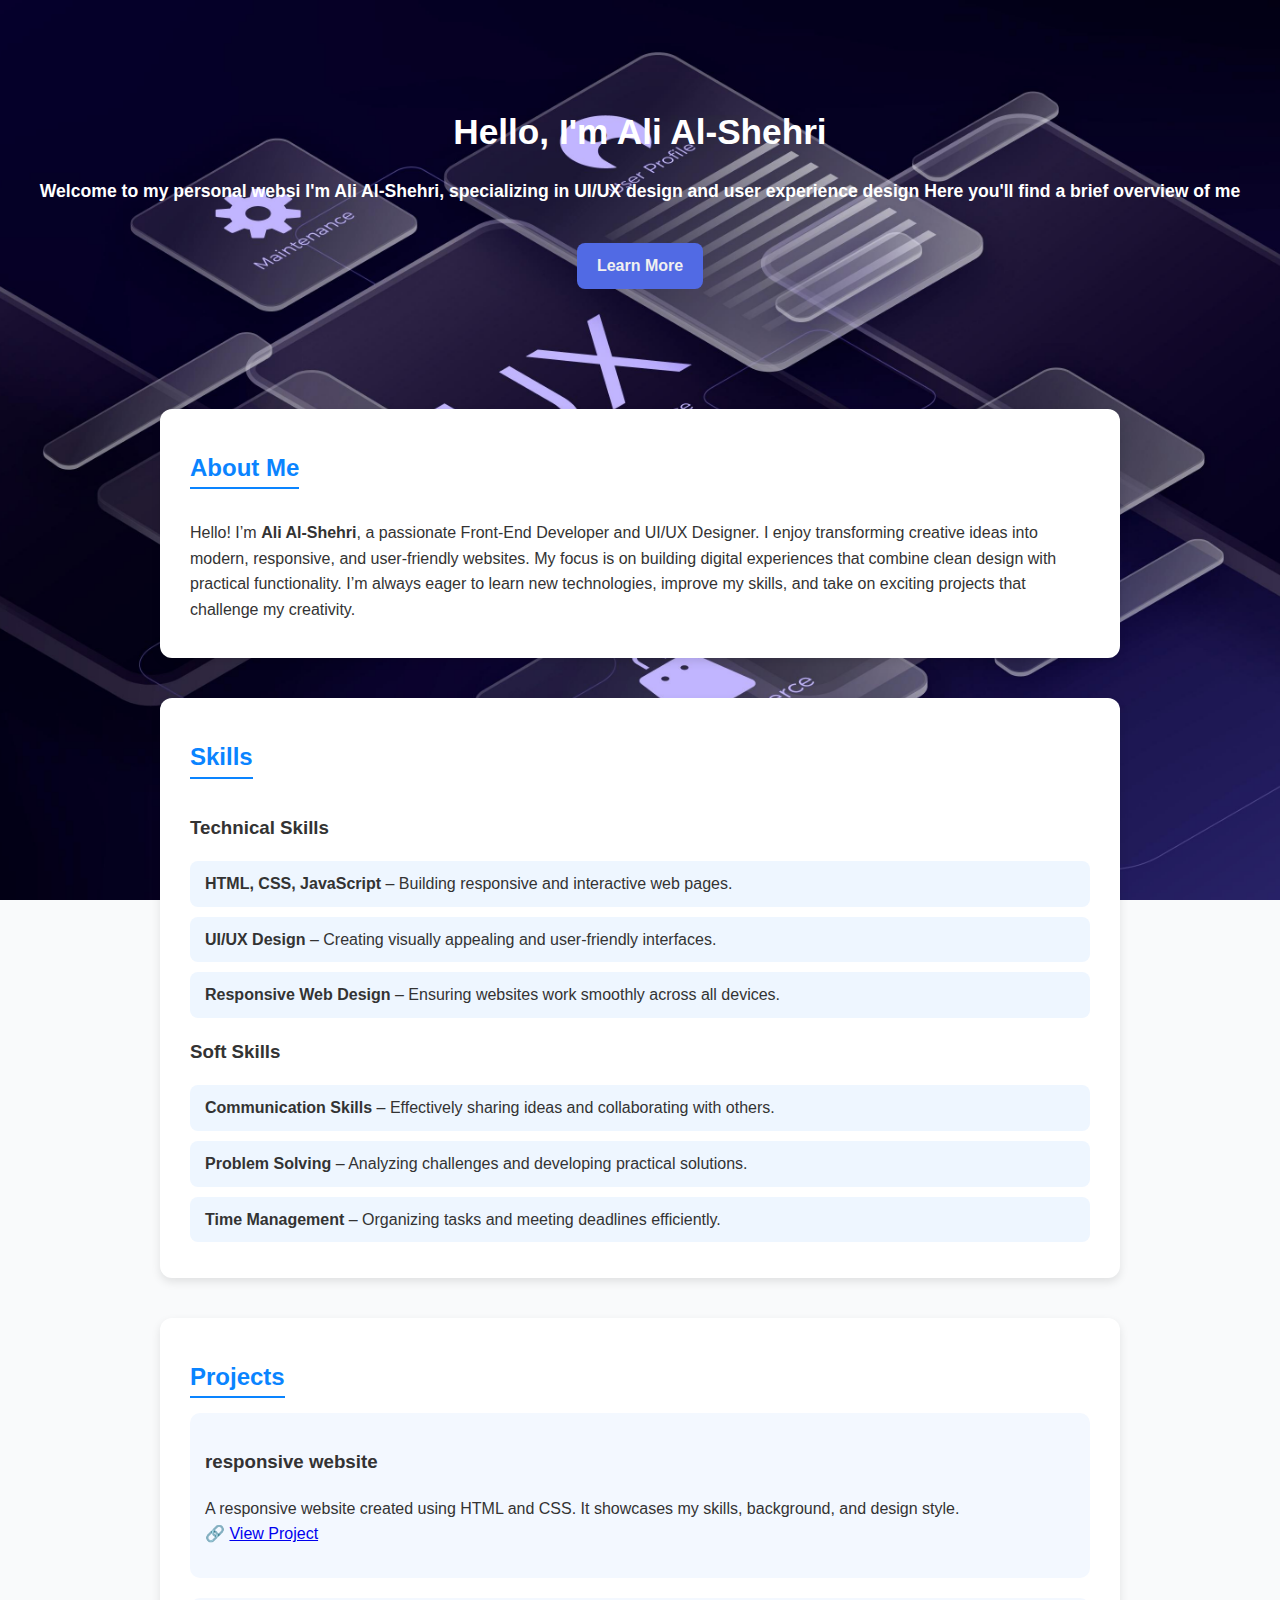
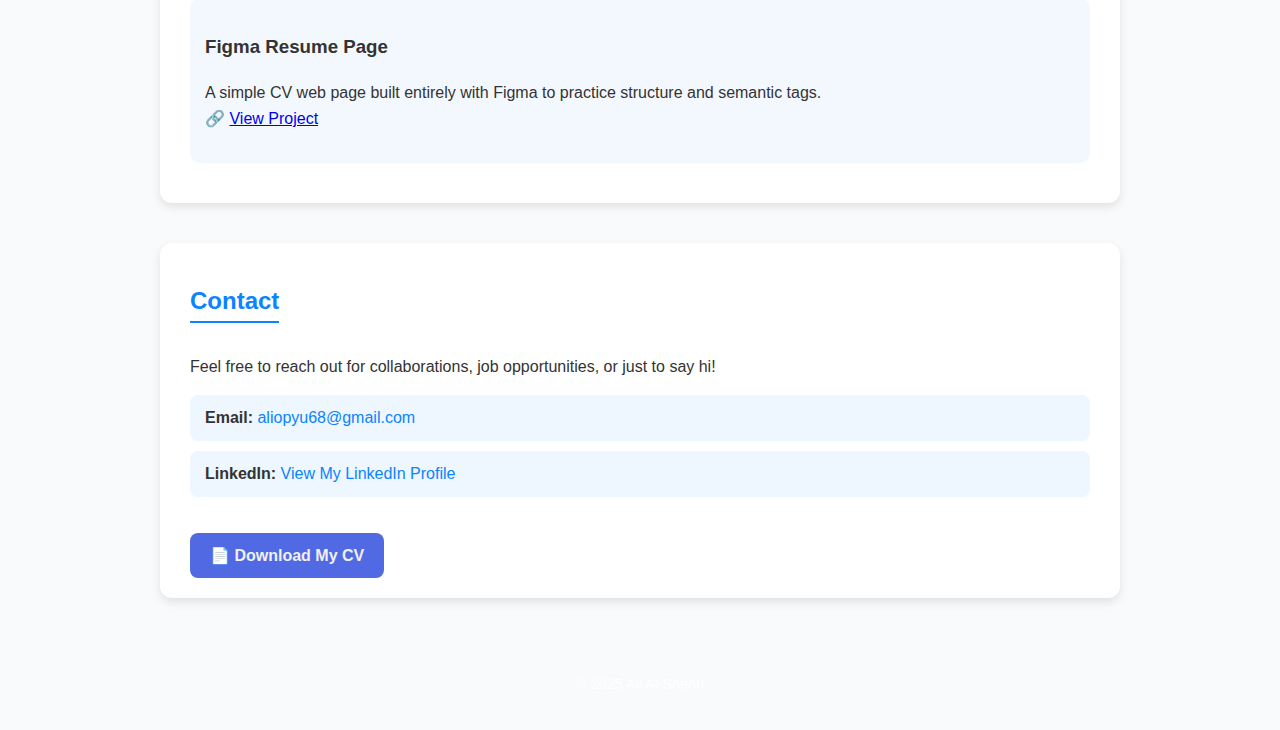
<file: index.html>
<!DOCTYPE html>
<html lang="en">
<head>
  <meta charset="UTF-8" />
  <meta name="viewport" content="width=device-width, initial-scale=1.0" />
  <title>Ali Al-Shehri | Portfolio</title>
  <link rel="stylesheet" href="style.css" />
</head>
<body>

  <!-- ===== Header Section ===== -->
  <header id="home">
    <h1> Hello, I'm Ali Al-Shehri</h1>
    <p><strong>Welcome to my personal websi
I'm Ali Al-Shehri, specializing in UI/UX design and user experience design
Here you'll find a brief overview of me </strong>
</p>
    <a href="#about" class="btn">Learn More</a>
  </header>

  <!-- ===== About Me Section ===== -->
  <section id="about">
    <h2>About Me</h2>
    <p>
      Hello! I’m <strong>Ali Al-Shehri</strong>, a passionate Front-End Developer and UI/UX Designer.
      I enjoy transforming creative ideas into modern, responsive, and user-friendly websites.
      My focus is on building digital experiences that combine clean design with practical functionality.
      I’m always eager to learn new technologies, improve my skills, and take on exciting projects that challenge my creativity.
    </p>
  </section>

  <!-- ===== Skills Section ===== -->
  <section id="skills">
    <h2>Skills</h2>

    <h3>Technical Skills</h3>
    <ul>
      <li><strong>HTML, CSS, JavaScript</strong> – Building responsive and interactive web pages.</li>
      <li><strong>UI/UX Design</strong> – Creating visually appealing and user-friendly interfaces.</li>
      <li><strong>Responsive Web Design</strong> – Ensuring websites work smoothly across all devices.</li>
    </ul>

    <h3>Soft Skills</h3>
    <ul>
      <li><strong>Communication Skills</strong> – Effectively sharing ideas and collaborating with others.</li>
      <li><strong>Problem Solving</strong> – Analyzing challenges and developing practical solutions.</li>
      <li><strong>Time Management</strong> – Organizing tasks and meeting deadlines efficiently.</li>
    </ul>
  </section>

  <!-- ===== Projects Section ===== -->
  <!-- ===== Projects Section ===== -->
<section id="projects">
  <h2>Projects</h2>

  <!-- ===== Project 1 ===== -->
  <div class="project">
    <h3>responsive  website</h3>
    <p>
      A responsive  website created using HTML and CSS.
      It showcases my skills, background, and design style.
      <br />
      🔗 <a href="javajam-4/index.html" target="_blank">View Project</a>
    </p>
  </div>

  <!-- ===== Project 2 ===== -->
  <div class="project">
    <h3>Figma Resume Page</h3>
    <p>
A simple CV web page built entirely with Figma to practice structure and semantic tags.      <br />
      🔗 <a href="https://snout-chrome-33315270.figma.site" target="_blank">View Project</a>
    </p>
  </div>

  
</section>


  <!-- ===== Contact Section ===== -->
  <!-- ===== Contact Section ===== -->
<section id="contact">
  <h2>Contact</h2>
  <p>
    Feel free to reach out for collaborations, job opportunities, or just to say hi!
  </p>
  <ul>
    <li><strong>Email:</strong>
      <a href="mailto:aliopyu68@gmail.com">aliopyu68@gmail.com</a>
    </li>
    <li><strong>LinkedIn:</strong>
      <a href="https://www.linkedin.com/in/%D8%B9%D9%84%D9%8A-%D8%A7%D9%84%D8%B4%D9%87%D8%B1%D9%8A-49a813391?utm_source=share&utm_campaign=share_via&utm_content=profile&utm_medium=ios_app" target="_blank">
        View My LinkedIn Profile
      </a>
    </li>
  </ul>

  <!-- ===== Download CV Button ===== -->
  <div class="cv-button">
    <a href="cv/Ali_Al_Shehri_CV.pdf" download class="btn">📄 Download My CV</a>
  </div>
</section>


  <!-- ===== Footer Section ===== -->
  <footer>
    <p>© 2025 Ali Al-Shehri </p>
  </footer>

</body>
</html>
</file>
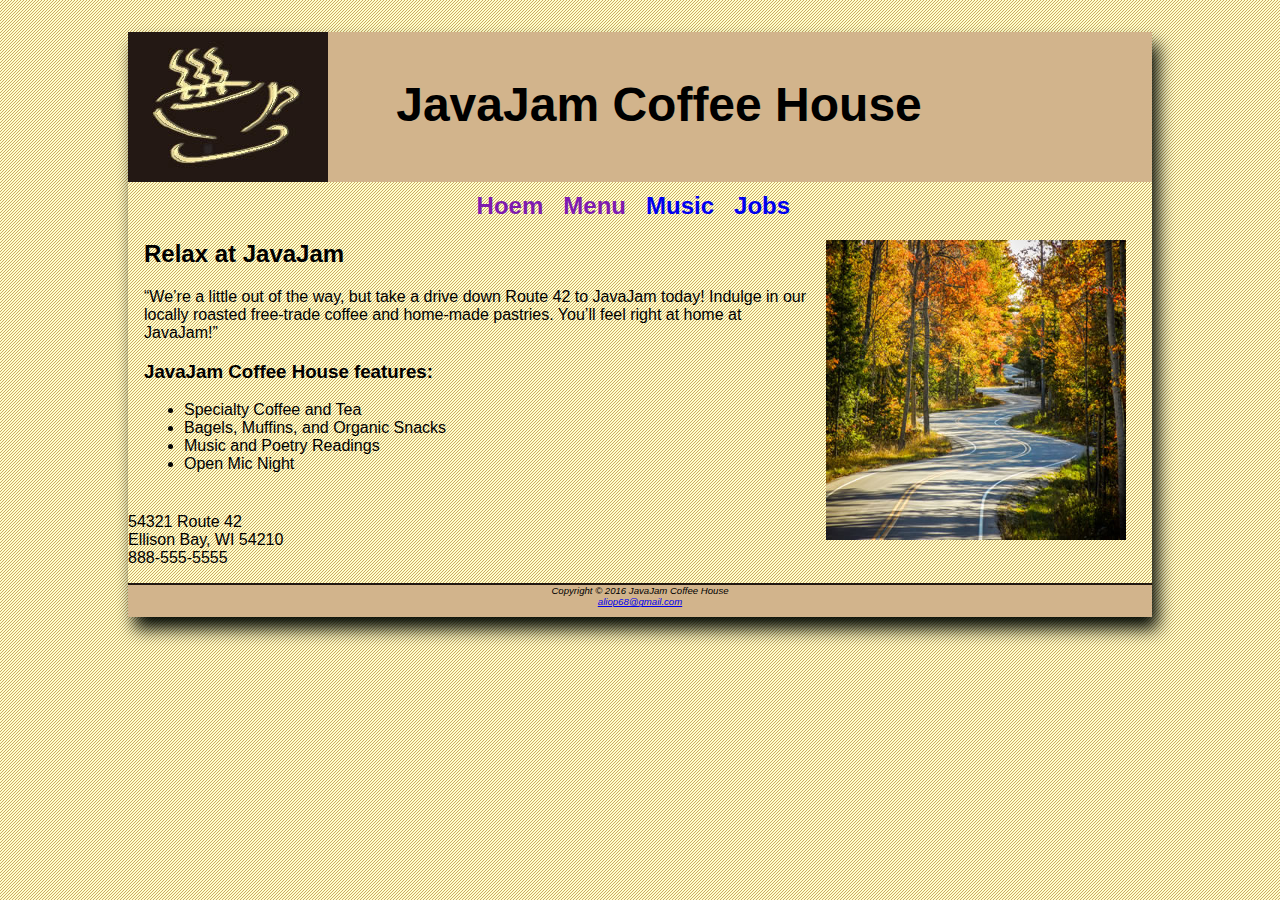
<file: project/javajam-4/index.html>
<!DOCTYPE html>
<html lang="en">

<head>
    <meta charset="UTF-8">
    <meta name="viewport" content="width=device-width, initial-scale=1.0">
    <title>Document</title>
    <link rel="stylesheet" href=javajam.css>
</head>

<body>


    <header>
        <h1>JavaJam Coffee House</h1>
    </header>

    <nav>
        <a style="color:rgb(126, 26, 175);" href="Hoem.html">Hoem</a> &nbsp
        <a style="color:rgb(126, 26, 177);" href="Menu.html">Menu</a> &nbsp
        <a href="Music.html">Music</a> &nbsp
        <a href="Jobs.html"> Jobs</a> &nbsp
    </nav>

    <main>

        <img src="windingroad.jpg" alt="Street full of trees" height="300" width="300" align="right">

        <h2> Relax at JavaJam </h2>
        <p>“We’re a little out of the way, but take a drive down Route
            42 to JavaJam today! Indulge in our locally roasted free-trade
            coffee and home-made pastries. You’ll feel right at home at
            JavaJam!”
        </p>

        <h3>JavaJam Coffee House features:</h3>

        <ul>

            <li> Specialty Coffee and Tea

            </li>

            <li>Bagels, Muffins, and Organic Snacks</li>

            <li>Music and Poetry Readings</li>

            <li>Open Mic Night</li>

        </ul>

    </main>
    <div>
        <p>54321 Route 42 <br>Ellison Bay, WI 54210 <br> 888-555-5555</p>
    </div>
    <footer>
        Copyright © 2016 JavaJam Coffee House
        <br> <a href="mailto:aliop68@gmail.com">aliop68@gmail.com</a>
    </footer>
</body>

</html>
</file>
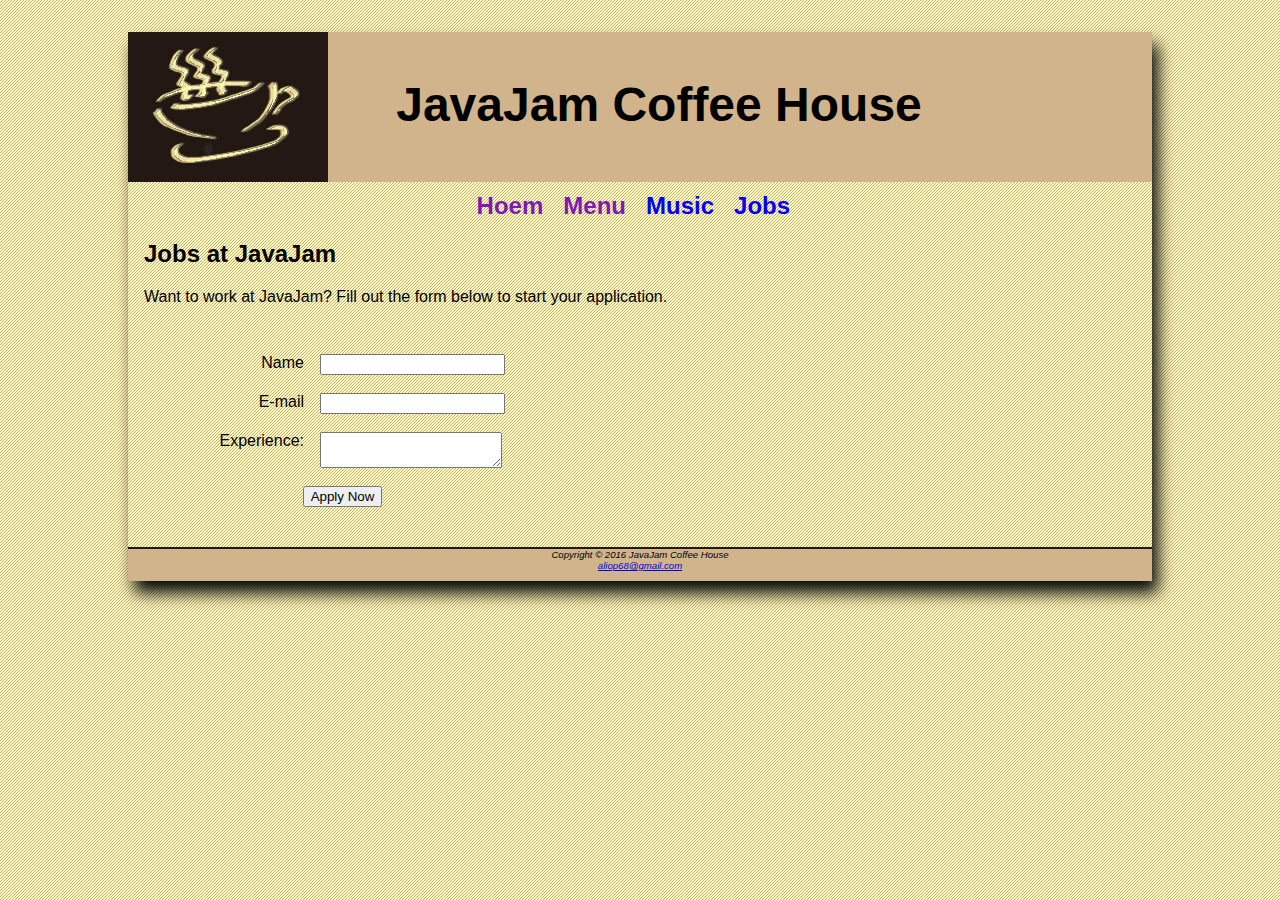
<file: jobs.html>
<!DOCTYPE html>
<html lang="en">

<head>
    <meta charset="UTF-8">
    <meta name="viewport" content="width=device-width, initial-scale=1.0">
    <title>Document</title>
    <link rel="stylesheet" href=javajam.css>
</head>

<body>


    <header>
        <h1>JavaJam Coffee House</h1>
    </header>

    <nav>
        <a style="color:rgb(126, 26, 175);" href="Hoem.html">Hoem</a> &nbsp
        <a style="color:rgb(126, 26, 177);" href="Menu.html">Menu</a> &nbsp
        <a href="Music.html">Music</a> &nbsp
        <a href="Jobs.html"> Jobs</a> &nbsp
    </nav>
    <main>
        <h2>Jobs at JavaJam</h2>
        <p>Want to work at JavaJam? Fill
            out the form below to start your application.</p>
        <form action="" method="post">
            <label for="name">Name</label>
            <input type="text" name="myName" id="myName"><br>
            <label for="e-mail">E-mail</label>
            <input type="e-mail" name="myEmail" id="myEmail"><br>
            <label for="experience">Experience:</label>
            <textarea name="myExperience" id="myExperience" cols="20" rows="2"></textarea><br>
            <input type="submit" value="Apply Now" id="mySubmit">
        </form>
    </main>


    <footer>
        Copyright © 2016 JavaJam Coffee House
        <br> <a href="mailto:aliop68@gmail.com">aliop68@gmail.com</a>
    </footer>
</body>

</html>
</file>
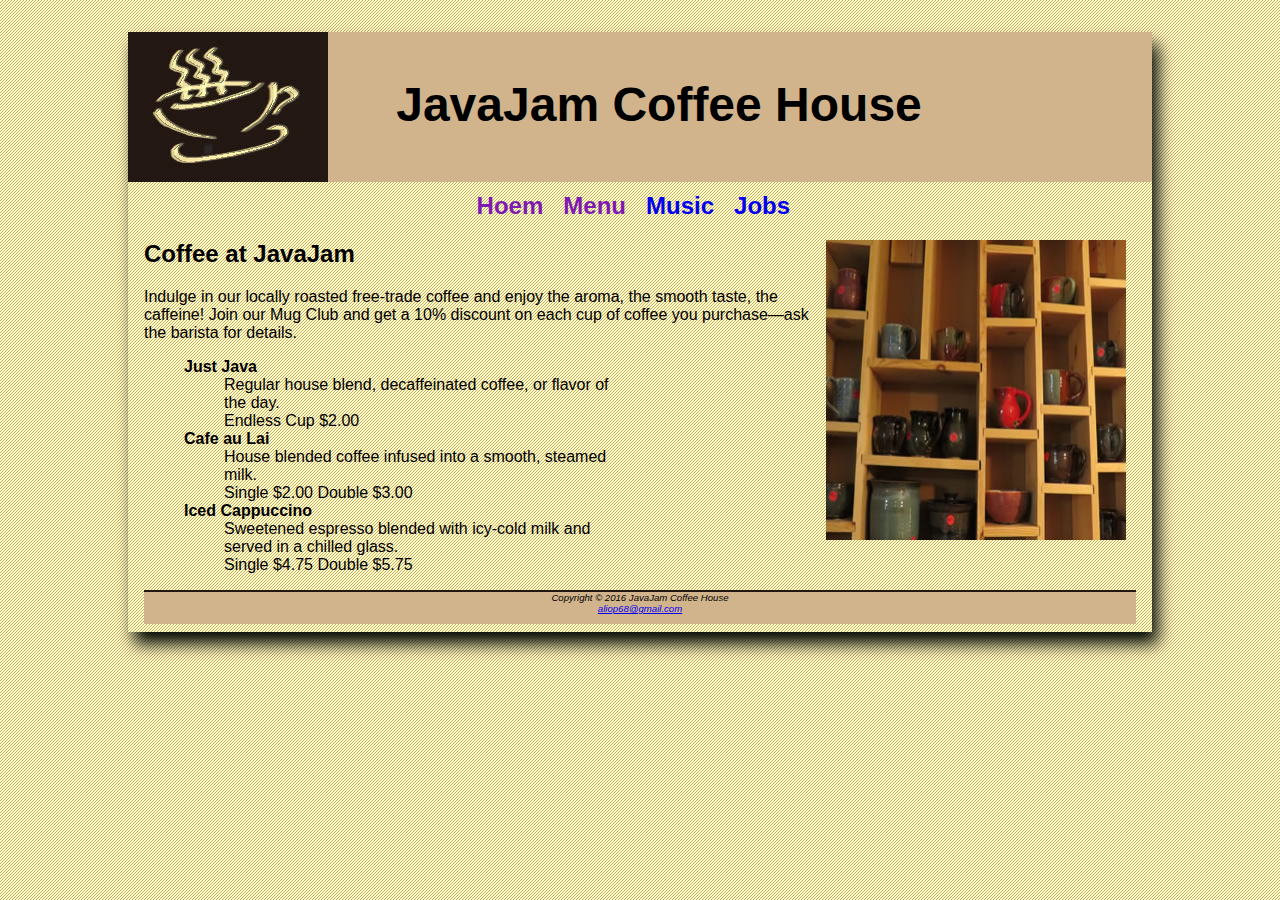
<file: menu.html>
<!DOCTYPE html>
<html lang="en">

<head>
    <meta charset="UTF-8">
    <meta name="viewport" content="width=device-width, initial-scale=1.0">
    <title>Document</title>
    <link rel="stylesheet" href="javajam.css">
</head>

<body>
    <header>
        <h1>JavaJam Coffee House</h1>
    </header>
    <nav>
        <a style="color: rgb(126, 26, 177);" href="Hoem.html"> Hoem</a> &nbsp
        <a style="color: rgb(126, 26, 177);" href="Menu.html">Menu</a> &nbsp
        <a href="Music.html">Music</a> &nbsp
        <a href="Jobs.html"> Jobs</a> &nbsp
    </nav>
    <main>
        <img src="mugs.jpg" alt="Cupboard with cups" height="300" width="300" align="right">
        <h2> Coffee at JavaJam </h2>
        <p>Indulge in our locally roasted free-trade coffee and enjoy
            the aroma, the smooth taste, the caffeine! Join our Mug Club and get a 10% discount 
            on each cup of coffee you purchase—ask the barista for details.</p>
        <ul>
            <dt><strong> Just Java</strong></dt>
            <dd>Regular house blend, decaffeinated coffee, or flavor of <br>the day.</dd>
            <dd>Endless Cup $2.00</dd>
            <dt><strong>Cafe au Lai</strong></dt>
            <dd>House blended coffee infused into a smooth, steamed <br> milk.</dd>
            <dd>Single $2.00 Double $3.00</dd>
            <dt><strong>Iced Cappuccino </strong></dt>
            <dd>Sweetened espresso blended with icy-cold milk and <br> served in a chilled glass. </dd>
            <dd>Single $4.75 Double $5.75</dd>
        </ul>
        <footer>
            Copyright © 2016 JavaJam Coffee House <br>
            <a href="mailto:aliop68@gmail.com">aliop68@gmail.com</a>
        </footer>
</body>

</html>
</file>
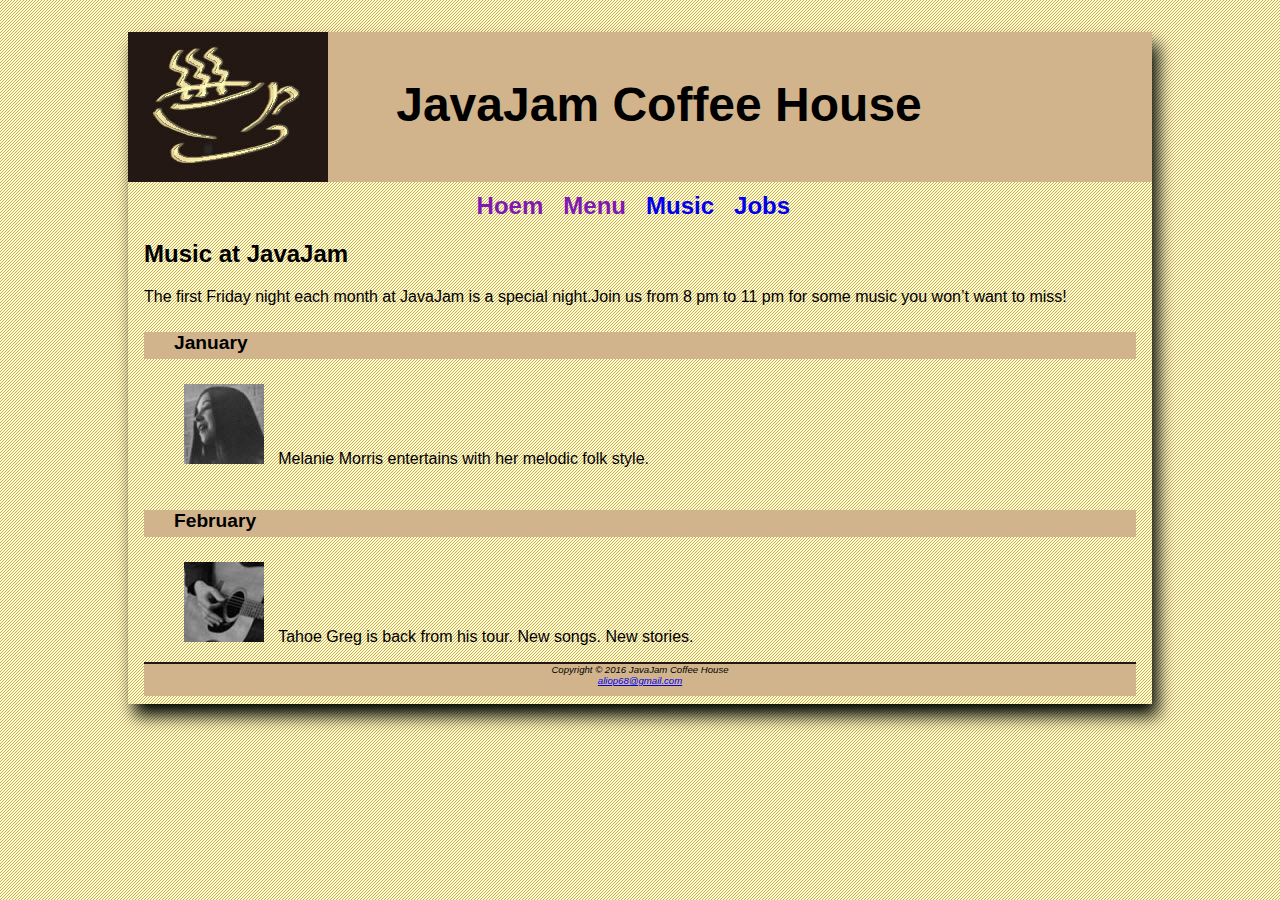
<file: music.html>
<!DOCTYPE html>
<html lang="en">

<head>
    <meta charset="UTF-8">
    <meta name="viewport" content="width=device-width, initial-scale=1.0">
    <title>Document</title>
    <link rel="stylesheet" href="javajam.css">
</head>

<body>

    <header>
        <h1>JavaJam Coffee House</h1>
    </header>
    <nav>
        <a style="color: rgb(126, 26, 177);" href="Hoem.html"> Hoem</a> &nbsp
        <a style="color: rgb(126, 26, 177);" href="Menu.html">Menu</a> &nbsp
        <a href="Music.html">Music</a> &nbsp
        <a href="Jobs.html"> Jobs</a> &nbsp
    </nav>
    <main>
        <h2>Music at JavaJam</h2>
        <p>The first Friday night each month at JavaJam is a special
            night.Join us from 8 pm to 11 pm for some music you won’t want to miss!
        </p>
        <h4>January</h4>
        <div class="details">
            <a href="melanie.jpg"></a> <img src="melaniethumb.jpg" alt="Girl playing guitar">
            <p style="display: inline-flex;">Melanie Morris entertains with her melodic folk style.</p>
        </div>
        <h4>February</h4>
        <div class="details">
            <a href="greg.jpg"><img src="gregthumb.jpg" alt="Person playing guitar"></a>
            <p style="display:inline-flex ;">Tahoe Greg is back from his tour. New songs. New stories.</p>
        </div>
        <footer>
            Copyright © 2016 JavaJam Coffee House <br>
            <a href="mailto:aliop68@gmail.com">aliop68@gmail.com</a>
        </footer>

</body>

</html>
</file>
<file: style.css>
body {
  font-family: "Poppins", sans-serif;
  margin: 0;
  padding: 0;
  line-height: 1.6;
  background-color: #f9fafb;
  color: #333;
  background-image: url(5741168.jpg);
  background-size: cover;         
  background-position: center; 
  background-attachment: fixed;  

}

/* ===== Header ===== */
header {
    
    color: rgb(255, 255, 255);
  text-align: center;
  background-size: cover;
  background-position: center;
  padding: 80px 20px;
header {
  position: relative;
  background-image: url(5779879.jpg);
  background-size: cover;
  background-position: center;
  color: white;
  text-align: center;
  padding: 100px 20px;
  overflow: hidden;
}

/* 🔹 الطبقة الشفافة */
header::before {
  content: "";
  position: absolute;
  top: 0; left: 0;
  width: 100%; height: 100%;
  background-color: rgba(0, 0, 0, 0.5); /* اللون الأسود مع شفافية 50% */
}

/* 🔹 حتى النص يظهر فوق الطبقة */
header h1, header p, header a {
  position: relative;
  z-index: 1;
}
   
}

header h1 {
  font-size: 2.2em;
  margin-bottom: 10px;
}

header p {
  font-size: 1.1em;
}

.btn {
  display: inline-block;
  margin-top: 20px;
  padding: 10px 20px;
  background: rgb(81, 106, 228);
  color: #f0f0f0;
  text-decoration: none;
  border-radius: 8px;
  font-weight: 600;
}

/* ===== Sections ===== */
section {
  max-width: 900px;
  margin: 40px auto;
  padding: 20px 30px;
  background: white;
  border-radius: 12px;
  box-shadow: 0 4px 10px rgba(0, 0, 0, 0.1);
}

section h2 {
  color: #0a84ff;
  border-bottom: 2px solid #0a84ff;
  display: inline-block;
  margin-bottom: 15px;
}

/* ===== Lists ===== */
ul {
  list-style: none;
  padding: 0;
}

ul li {
  margin: 10px 0;
  background: #eef6ff;
  padding: 10px 15px;
  border-radius: 8px;
}

ul li a {
  color: #0a84ff;
  text-decoration: none;
}

ul li a:hover {
  text-decoration: underline;
}

/* ===== Projects ===== */
.project {
  margin-bottom: 20px;
  padding: 15px;
  background: #f3f8ff;
  border-radius: 10px;
}

/* ===== Footer ===== */
footer {
  text-align: center;
  padding: 20px;
  color: white;
  margin-top: 40px;
  font-size: 0.9em;
}
</file>
<file: javajam.css>
body {
 background-image: url(background.gif);
color: #000000;
font-family:Verdana, Arial, sans-serif 

}


    body{
        background-color: #fef6c2;
        min-width: 900px;
        max-width: 1280px;
        box-shadow: 6px 12px 16px rgba(2, 8, 2, 1) ;
        width: 80%;
        margin-left: auto;
        margin-right: auto;

    }



header{
    background-image: url(javajamlogo.jpg);
    background-repeat: no-repeat;
    height: 150px;
background-color:#D2B48C ;

}
h1{
    font-size: 3em;
 padding-top: 45px;
 padding-left: 38px;
text-align: center;
}


h4{
    background-color: #D2B48C ;
    font-size: 1.2em;
    padding-left: 30px;
    padding-bottom: 5px;
}


nav{
    font-size: 1.5em;
    padding-top: 10px;
    text-align: center;
     font-weight: bold;
}
nav a{
    text-decoration: none;
}
main{

    padding-left: 1em;
    padding-right: 1em;
    padding-bottom: 0.5em;
    display: block;

}
.details{
    padding-left: 3%;
    padding-right: 3%;
}
img{
    padding-left: 10px;
    padding-right: 10px;
}

footer{
    padding-bottom: 10px;
    border-top: 2px solid #221811;
    font-style: italic;
    background-color: #D2B48C ;
    font-size: 0.60em;
    text-align: center;
   
    
}
form{
padding: 2em;
}
label{
    float: left;
    display: block;
    padding-right: 1em;
    text-align: right;
    width: 8em;
}
input{
    margin: bottom 1em;
    display: block;
}
textarea{
    margin: bottom 1em;
    display: block;
}
#mySubmit{
    margin-left: 9.5em;
}
</file>
